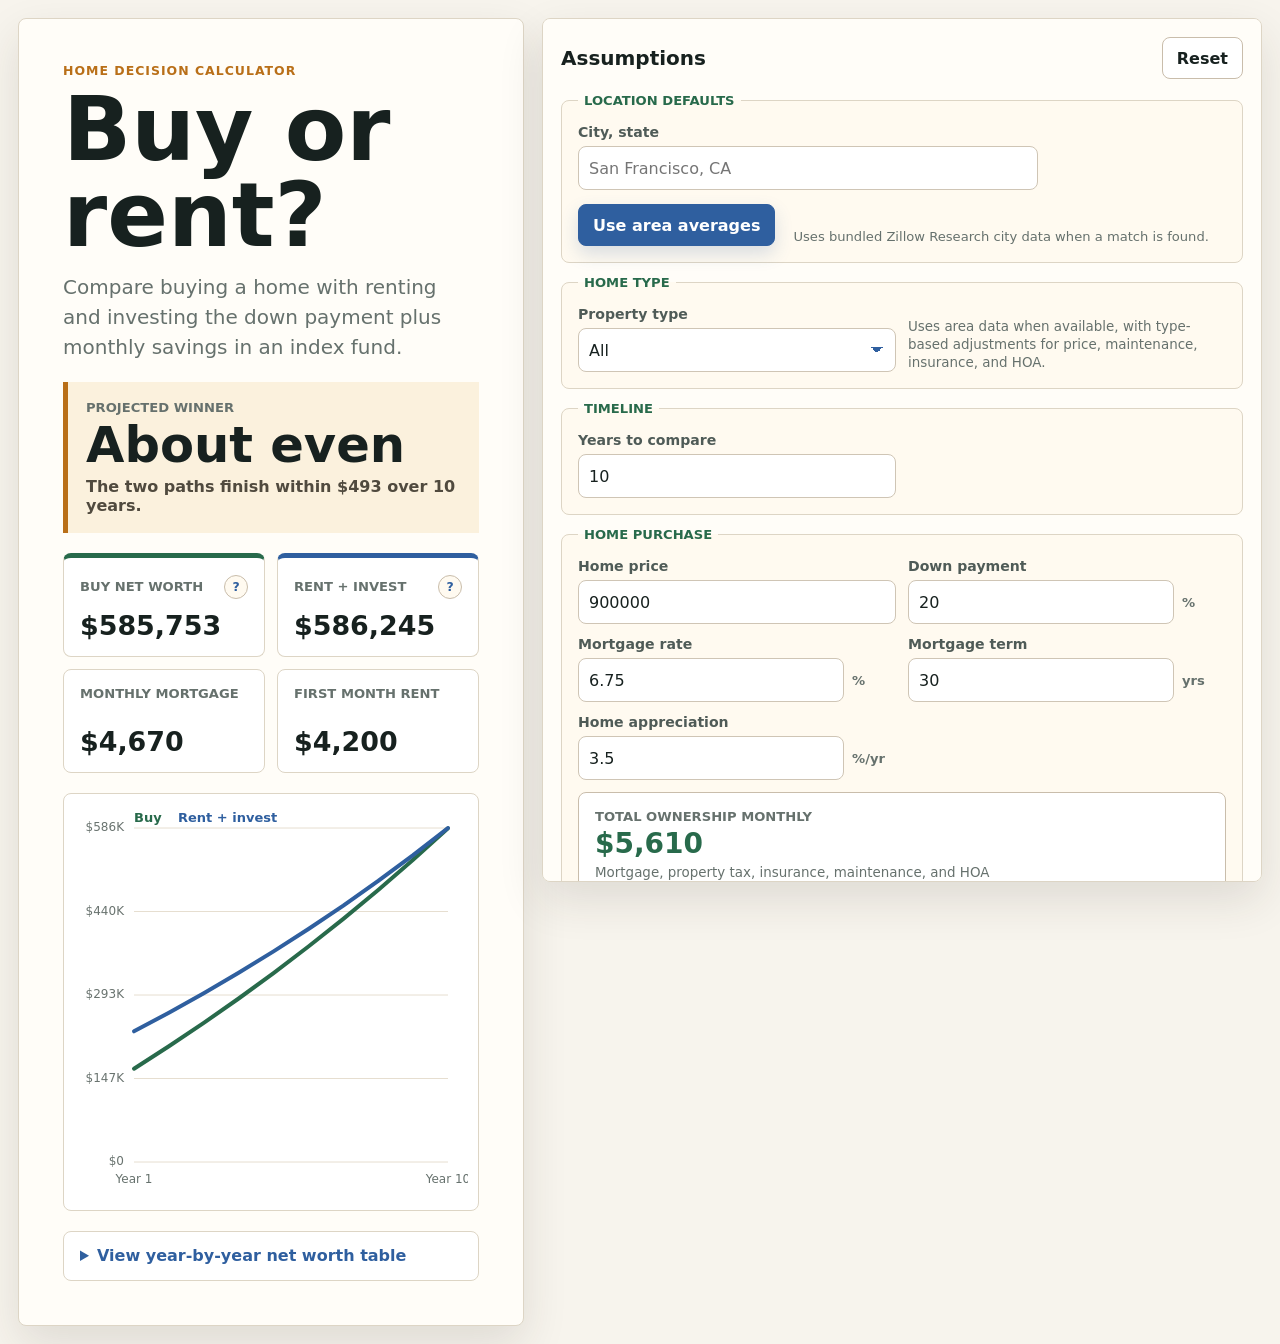
<file: index.html>
<!doctype html>
<html lang="en">
  <head>
    <meta charset="utf-8">
    <meta name="viewport" content="width=device-width, initial-scale=1">
    <title>Buy or Rent Calculator</title>
    <link rel="stylesheet" href="styles.css?v=20260517-tax">
  </head>
  <body>
    <main class="app-shell">
      <section class="summary-panel">
        <div>
          <p class="eyebrow">Home decision calculator</p>
          <h1>Buy or rent?</h1>
          <p class="lede">Compare buying a home with renting and investing the down payment plus monthly savings in an index fund.</p>
        </div>

        <div class="verdict" aria-live="polite">
          <span class="verdict-label">Projected winner</span>
          <strong id="winner">Calculating...</strong>
          <span id="winnerDelta">Adjust the inputs below.</span>
        </div>

        <div class="result-grid">
          <article class="metric buy">
            <div class="metric-heading">
              <span>Buy net worth</span>
              <button class="tooltip-trigger" type="button" aria-label="How buyer net worth is calculated">
                ?
                <span class="tooltip-text">
                  Final home value minus remaining mortgage balance minus estimated selling costs, plus any invested monthly savings if owning was cheaper than renting.
                </span>
              </button>
            </div>
            <strong id="buyNet">$0</strong>
          </article>
          <article class="metric rent">
            <div class="metric-heading">
              <span>Rent + invest</span>
              <button class="tooltip-trigger" type="button" aria-label="How renter net worth is calculated">
                ?
                <span class="tooltip-text">
                  Down payment plus buying costs invested upfront, plus monthly savings when renting is cheaper than owning, compounded by stock market return after expenses.
                </span>
              </button>
            </div>
            <strong id="rentNet">$0</strong>
          </article>
          <article class="metric">
            <span>Monthly mortgage</span>
            <strong id="mortgagePayment">$0</strong>
          </article>
          <article class="metric">
            <span>First month rent</span>
            <strong id="startingRent">$0</strong>
          </article>
        </div>

        <div class="chart-wrap" aria-label="Projected net worth chart">
          <canvas id="wealthChart" width="900" height="420"></canvas>
        </div>

        <details class="breakdown" id="yearlyBreakdown">
          <summary>View year-by-year net worth table</summary>
          <div class="table-wrap">
            <table>
              <thead>
                <tr>
                  <th>Year</th>
                  <th>Buy net worth</th>
                  <th>Rent + invest</th>
                  <th>Difference</th>
                </tr>
              </thead>
              <tbody id="yearlyRows"></tbody>
            </table>
          </div>
        </details>
      </section>

      <section class="controls-panel" aria-label="Calculator assumptions">
        <div class="toolbar">
          <h2>Assumptions</h2>
          <button id="resetButton" type="button">Reset</button>
        </div>

        <form id="assumptions">
          <fieldset class="assumption-section location-section">
            <legend>Location defaults</legend>
            <div class="location-entry">
              <label>
                <span>City, state</span>
                <input id="marketLocation" type="text" autocomplete="address-level2" placeholder="San Francisco, CA">
              </label>
              <button id="applyLocationButton" class="location-button" type="button">Use area averages</button>
              <p id="locationStatus" class="location-status" aria-live="polite">Uses bundled Zillow Research city data when a match is found.</p>
            </div>
          </fieldset>

          <fieldset class="assumption-section type-section">
            <legend>Home type</legend>
            <label>
              <span>Property type</span>
              <select id="homeType">
                <option value="average">All</option>
                <option value="singleFamily">Single family</option>
                <option value="townhome">Townhome</option>
                <option value="condo">Condo</option>
                <option value="multiFamily">Multi-family</option>
              </select>
            </label>
            <p class="type-note">Uses area data when available, with type-based adjustments for price, maintenance, insurance, and HOA.</p>
          </fieldset>

          <fieldset class="assumption-section timeline-section">
            <legend>Timeline</legend>
            <label>
              <span>Years to compare</span>
              <input name="years" type="number" min="1" max="40" step="1" value="10">
            </label>
          </fieldset>

          <fieldset class="assumption-section home-section">
            <legend>Home purchase</legend>
            <label>
              <span>Home price</span>
              <input name="homePrice" type="number" min="0" step="1000" value="900000">
            </label>
            <label>
              <span>Down payment</span>
              <div class="input-row">
                <input name="downPaymentPercent" type="number" min="0" max="100" step="0.5" value="20">
                <span>%</span>
              </div>
            </label>
            <label>
              <span>Mortgage rate</span>
              <div class="input-row">
                <input name="mortgageRate" type="number" min="0" max="20" step="0.05" value="6.75">
                <span>%</span>
              </div>
            </label>
            <label>
              <span>Mortgage term</span>
              <div class="input-row">
                <input name="mortgageTerm" type="number" min="1" max="40" step="1" value="30">
                <span>yrs</span>
              </div>
            </label>
            <label>
              <span>Home appreciation</span>
              <div class="input-row">
                <input name="homeGrowth" type="number" min="-20" max="30" step="0.1" value="3.5">
                <span>%/yr</span>
              </div>
            </label>
            <div class="calculated-cost" aria-live="polite">
              <span>Total ownership monthly</span>
              <strong id="totalOwnershipCost">$0</strong>
              <small>Mortgage, property tax, insurance, maintenance, and HOA</small>
            </div>
          </fieldset>

          <fieldset class="assumption-section owner-section">
            <legend>Owner costs</legend>
            <label>
              <span>Property tax</span>
              <div class="input-row">
                <input name="propertyTax" type="number" min="0" max="10" step="0.05" value="1.1">
                <span>%/yr</span>
              </div>
            </label>
            <label>
              <span>Insurance</span>
              <input name="insurance" type="number" min="0" step="25" value="1800">
            </label>
            <label>
              <span>Maintenance</span>
              <div class="input-row">
                <input name="maintenance" type="number" min="0" max="10" step="0.05" value="1">
                <span>%/yr</span>
              </div>
            </label>
            <label>
              <span>HOA monthly</span>
              <input name="hoa" type="number" min="0" step="25" value="0">
            </label>
            <label>
              <span>Buying costs</span>
              <div class="input-row">
                <input name="buyingCosts" type="number" min="0" max="10" step="0.1" value="2">
                <span>%</span>
              </div>
            </label>
            <label>
              <span>Selling costs</span>
              <div class="input-row">
                <input name="sellingCosts" type="number" min="0" max="12" step="0.1" value="6">
                <span>%</span>
              </div>
            </label>
          </fieldset>

          <fieldset class="assumption-section tax-section">
            <legend>Tax benefit estimate</legend>
            <div class="section-heading-row">
              <span>Tax benefit estimate</span>
              <button class="tooltip-trigger" type="button" aria-label="Tax estimate disclaimer">
                ?
                <span class="tooltip-text">
                  This is a rough estimate only. Actual tax savings depend on your income, filing status, deductions, state and local rules, and other personal circumstances. Consult a tax professional for exact tax implications.
                </span>
              </button>
            </div>
            <label>
              <span>Filing status</span>
              <select name="filingStatus">
                <option value="marriedJointly">Married filing jointly</option>
                <option value="single">Single</option>
              </select>
            </label>
            <label>
              <span>Household income</span>
              <input name="householdIncome" type="number" min="0" step="5000" value="250000">
            </label>
            <label>
              <span>Other itemized deductions</span>
              <input name="otherItemizedDeductions" type="number" min="0" step="500" value="0">
            </label>
            <label>
              <span>Federal SALT cap</span>
              <input name="saltCap" type="number" min="0" step="1000" value="40000">
            </label>
            <label>
              <span>Mortgage interest debt cap</span>
              <input name="mortgageInterestLimit" type="number" min="0" step="25000" value="750000">
            </label>
            <label>
              <span>State marginal tax rate</span>
              <div class="input-row">
                <input name="stateIncomeTaxRate" type="number" min="0" max="15" step="0.1" value="6">
                <span>%</span>
              </div>
            </label>
            <div class="calculated-cost tax-savings" aria-live="polite">
              <span>Estimated tax savings monthly</span>
              <strong id="taxSavingsMonthly">$0</strong>
              <small id="taxSavingsBreakdown">Federal itemizing benefit plus an editable state estimate</small>
            </div>
          </fieldset>

          <fieldset class="assumption-section rent-section">
            <legend>Rent + investing</legend>
            <label>
              <span>Current monthly rent</span>
              <input name="rent" type="number" min="0" step="50" value="4200">
            </label>
            <label>
              <span>Rent increase</span>
              <div class="input-row">
                <input name="rentGrowth" type="number" min="-10" max="20" step="0.1" value="3">
                <span>%/yr</span>
              </div>
            </label>
            <label>
              <span>Stock market return</span>
              <div class="input-row">
                <input name="stockGrowth" type="number" min="-30" max="40" step="0.1" value="7">
                <span>%/yr</span>
              </div>
            </label>
            <label>
              <span>Investment expense ratio</span>
              <div class="input-row">
                <input name="expenseRatio" type="number" min="0" max="3" step="0.01" value="0.03">
                <span>%/yr</span>
              </div>
            </label>
          </fieldset>
        </form>

        <aside class="notes">
          <strong>How it compares</strong>
          <p id="explanation">The calculator invests whichever option has lower monthly cash cost, so the comparison stays balanced.</p>
        </aside>
      </section>
    </main>

    <script src="market-data.js?v=20260517-tax"></script>
    <script src="script.js?v=20260517-tax"></script>
  </body>
</html>
</file>
<file: styles.css>
:root {
  color-scheme: light;
  --ink: #17211f;
  --muted: #66716d;
  --paper: #f7f4ed;
  --panel: #fffdf8;
  --line: #ddd5c5;
  --green: #286a4b;
  --blue: #2f5f9f;
  --gold: #b96f18;
  --rose: #b65050;
  --shadow: 0 18px 45px rgba(52, 45, 32, 0.12);
}

* {
  box-sizing: border-box;
}

body {
  margin: 0;
  min-height: 100vh;
  background: var(--paper);
  color: var(--ink);
  font-family: Inter, ui-sans-serif, system-ui, -apple-system, BlinkMacSystemFont, "Segoe UI", sans-serif;
}

button,
input,
select {
  font: inherit;
}

.app-shell {
  display: grid;
  grid-template-columns: minmax(420px, 1fr) minmax(620px, 720px);
  gap: 18px;
  max-width: 1440px;
  margin: 0 auto;
  padding: 18px;
}

.summary-panel,
.controls-panel {
  background: var(--panel);
  border: 1px solid var(--line);
  border-radius: 8px;
  box-shadow: var(--shadow);
}

.summary-panel {
  display: grid;
  align-content: start;
  gap: 20px;
  min-height: calc(100vh - 36px);
  padding: clamp(22px, 4vw, 44px);
}

.eyebrow {
  margin: 0 0 8px;
  color: var(--gold);
  font-size: 0.78rem;
  font-weight: 800;
  letter-spacing: 0.08em;
  text-transform: uppercase;
}

h1,
h2,
p {
  margin: 0;
}

h1 {
  max-width: 720px;
  font-size: clamp(2.45rem, 7vw, 5.8rem);
  line-height: 0.96;
  letter-spacing: 0;
}

.lede {
  max-width: 720px;
  margin-top: 14px;
  color: var(--muted);
  font-size: clamp(1rem, 2vw, 1.25rem);
  line-height: 1.5;
}

.verdict {
  display: grid;
  gap: 6px;
  padding: 18px;
  border-left: 5px solid var(--gold);
  background: #fbf1dd;
}

.verdict-label,
.metric > span,
.metric-heading > span {
  color: var(--muted);
  font-size: 0.82rem;
  font-weight: 800;
  text-transform: uppercase;
}

.verdict strong {
  font-size: clamp(1.65rem, 4vw, 3.1rem);
  line-height: 1;
}

.verdict span:last-child {
  color: #504a3e;
  font-weight: 650;
}

.result-grid {
  display: grid;
  grid-template-columns: repeat(auto-fit, minmax(185px, 1fr));
  gap: 12px;
}

.metric {
  display: grid;
  gap: 8px;
  min-height: 104px;
  min-width: 0;
  padding: 16px;
  border: 1px solid var(--line);
  border-radius: 8px;
  background: #ffffff;
}

.metric strong {
  align-self: end;
  min-width: 0;
  overflow-wrap: anywhere;
  font-size: clamp(1.25rem, 2.1vw, 1.85rem);
  line-height: 1.08;
}

.metric-heading {
  display: flex;
  align-items: center;
  justify-content: space-between;
  gap: 8px;
  min-width: 0;
}

.tooltip-trigger {
  position: relative;
  display: inline-grid;
  place-items: center;
  flex: 0 0 auto;
  width: 24px;
  min-height: 24px;
  padding: 0;
  border: 1px solid #c9bdab;
  border-radius: 999px;
  background: #fffaf0;
  color: var(--blue);
  font-size: 0.78rem;
  line-height: 1;
}

.tooltip-trigger:focus-visible {
  outline: 3px solid rgba(47, 95, 159, 0.18);
}

.tooltip-text {
  position: absolute;
  right: 0;
  bottom: calc(100% + 10px);
  z-index: 5;
  display: block;
  width: min(280px, 74vw);
  padding: 12px;
  border: 1px solid #c9bdab;
  border-radius: 8px;
  background: #17211f;
  box-shadow: 0 12px 28px rgba(23, 33, 31, 0.18);
  color: #ffffff;
  font-size: 0.82rem;
  font-weight: 650;
  line-height: 1.35;
  opacity: 0;
  pointer-events: none;
  text-align: left;
  text-transform: none;
  transform: translateY(4px);
  transition: opacity 150ms ease, transform 150ms ease;
}

.tooltip-trigger:hover .tooltip-text,
.tooltip-trigger:focus .tooltip-text {
  opacity: 1;
  transform: translateY(0);
}

.metric.buy {
  border-top: 5px solid var(--green);
}

.metric.rent {
  border-top: 5px solid var(--blue);
}

.chart-wrap {
  min-height: 260px;
  padding: 10px;
  border: 1px solid var(--line);
  border-radius: 8px;
  background: #ffffff;
}

canvas {
  display: block;
  width: 100%;
  height: min(44vh, 420px);
}

.breakdown {
  border: 1px solid var(--line);
  border-radius: 8px;
  background: #ffffff;
}

.breakdown summary {
  min-height: 48px;
  padding: 14px 16px;
  color: var(--blue);
  font-weight: 900;
  cursor: pointer;
}

.breakdown summary:hover {
  color: var(--green);
}

.table-wrap {
  overflow-x: auto;
  border-top: 1px solid var(--line);
}

table {
  width: 100%;
  min-width: 560px;
  border-collapse: collapse;
}

th,
td {
  padding: 12px 14px;
  border-bottom: 1px solid #ebe4d8;
  text-align: right;
  white-space: nowrap;
}

th:first-child,
td:first-child {
  text-align: left;
}

th {
  color: var(--muted);
  font-size: 0.78rem;
  text-transform: uppercase;
}

td {
  font-weight: 700;
}

.positive-difference {
  color: var(--green);
}

.negative-difference {
  color: var(--blue);
}

.controls-panel {
  position: sticky;
  top: 18px;
  max-height: calc(100vh - 36px);
  overflow: auto;
  padding: 18px;
}

.toolbar {
  display: flex;
  align-items: center;
  justify-content: space-between;
  gap: 12px;
  margin-bottom: 14px;
}

h2 {
  font-size: 1.25rem;
}

button {
  min-height: 42px;
  padding: 0 14px;
  border: 1px solid #c9bdab;
  border-radius: 8px;
  background: #ffffff;
  color: var(--ink);
  font-weight: 800;
  cursor: pointer;
}

button:active {
  transform: translateY(1px);
}

form {
  display: grid;
  grid-template-columns: repeat(2, minmax(0, 1fr));
  gap: 12px;
}

.timeline-section,
.location-section,
.type-section,
.tax-section,
.home-section {
  grid-column: 1 / -1;
}

.timeline-section,
.location-section,
.type-section {
  grid-template-columns: minmax(0, 1fr) minmax(0, 1fr);
}

.location-section {
  grid-template-columns: 1fr;
}

fieldset {
  display: grid;
  grid-template-columns: repeat(2, minmax(0, 1fr));
  gap: 12px;
  margin: 0;
  padding: 16px;
  border: 1px solid var(--line);
  border-radius: 8px;
  background: #fffaf0;
}

legend {
  padding: 0 6px;
  color: var(--green);
  font-size: 0.82rem;
  font-weight: 900;
  text-transform: uppercase;
}

label {
  display: grid;
  gap: 6px;
}

label span {
  color: #4f5b57;
  font-size: 0.88rem;
  font-weight: 700;
}

input,
select {
  width: 100%;
  min-height: 44px;
  border: 1px solid #cfc5b5;
  border-radius: 8px;
  padding: 9px 10px;
  background: #ffffff;
  color: var(--ink);
}

input:focus,
select:focus {
  border-color: var(--blue);
  outline: 3px solid rgba(47, 95, 159, 0.18);
}

select {
  appearance: none;
  background-image:
    linear-gradient(45deg, transparent 50%, var(--blue) 50%),
    linear-gradient(135deg, var(--blue) 50%, transparent 50%);
  background-position:
    calc(100% - 18px) 50%,
    calc(100% - 12px) 50%;
  background-size: 6px 6px, 6px 6px;
  background-repeat: no-repeat;
  padding-right: 34px;
}

.location-entry {
  display: grid;
  grid-template-columns: auto minmax(260px, 1fr);
  column-gap: 18px;
  row-gap: 14px;
  align-items: end;
}

.location-entry label {
  grid-column: 1 / -1;
  max-width: 460px;
}

.location-button {
  min-width: 168px;
  border-color: var(--blue);
  background: var(--blue);
  color: #ffffff;
  box-shadow: 0 8px 18px rgba(47, 95, 159, 0.18);
  white-space: nowrap;
}

.location-button,
#applyLocationButton {
  border-color: var(--blue);
  background: var(--blue);
  color: #ffffff;
}

.location-button:hover {
  background: #254f87;
}

.location-button:hover,
#applyLocationButton:hover {
  background: #254f87;
}

.location-status {
  align-self: end;
  color: var(--muted);
  font-size: 0.82rem;
  line-height: 1.35;
}

.location-status.success {
  color: var(--green);
  font-weight: 750;
}

.location-status.error {
  color: var(--rose);
  font-weight: 750;
}

.type-note {
  align-self: end;
  color: var(--muted);
  font-size: 0.84rem;
  line-height: 1.35;
}

.section-heading-row {
  display: flex;
  grid-column: 1 / -1;
  align-items: center;
  justify-content: space-between;
  gap: 8px;
  min-width: 0;
}

.section-heading-row > span {
  color: var(--muted);
  font-size: 0.82rem;
  font-weight: 800;
  text-transform: uppercase;
}

.section-heading-row .tooltip-text {
  right: 0;
  left: auto;
  bottom: auto;
  top: calc(100% + 10px);
}


.calculated-cost {
  display: grid;
  grid-column: 1 / -1;
  gap: 6px;
  min-height: 98px;
  padding: 16px;
  border: 1px solid #c9bdab;
  border-radius: 8px;
  background: #ffffff;
}

.tax-savings {
  border-left: 5px solid var(--blue);
}

.tax-savings strong {
  color: var(--blue);
}

.calculated-cost span {
  color: var(--muted);
  font-size: 0.82rem;
  font-weight: 900;
  text-transform: uppercase;
}

.calculated-cost strong {
  color: var(--green);
  font-size: 1.75rem;
  line-height: 1;
}

.calculated-cost small {
  color: var(--muted);
  font-size: 0.84rem;
  line-height: 1.35;
}

.input-row {
  display: grid;
  grid-template-columns: minmax(0, 1fr) auto;
  align-items: center;
  gap: 8px;
}

.input-row span {
  min-width: 44px;
  color: var(--muted);
  font-size: 0.82rem;
  font-weight: 800;
}

.notes {
  margin-top: 12px;
  padding: 16px;
  border-radius: 8px;
  background: #edf3ee;
  color: #223d30;
  line-height: 1.45;
}

.notes strong {
  display: block;
  margin-bottom: 6px;
}

@media (max-width: 1100px) {
  .app-shell {
    grid-template-columns: 1fr;
  }

  .summary-panel {
    min-height: auto;
  }

  .controls-panel {
    order: -1;
    position: static;
    max-height: none;
  }

  .result-grid {
    grid-template-columns: repeat(2, minmax(0, 1fr));
  }
}

@media (max-width: 560px) {
  .app-shell {
    padding: 0;
    gap: 0;
  }

  .summary-panel,
  .controls-panel {
    border-right: 0;
    border-left: 0;
    border-radius: 0;
    box-shadow: none;
  }

  .summary-panel {
    padding: 22px 16px;
  }

  .controls-panel {
    padding: 16px;
  }

  form,
  .result-grid,
  fieldset {
    grid-template-columns: 1fr;
  }

  .location-button {
    min-width: 148px;
    width: auto;
    padding: 0 10px;
  }

  .metric {
    min-height: 88px;
  }

  canvas {
    height: 280px;
  }
}

@media (max-width: 460px) {
  .location-entry {
    grid-template-columns: 1fr;
  }

  .location-entry label {
    max-width: none;
  }

  .location-button {
    width: 100%;
  }
}
</file>
